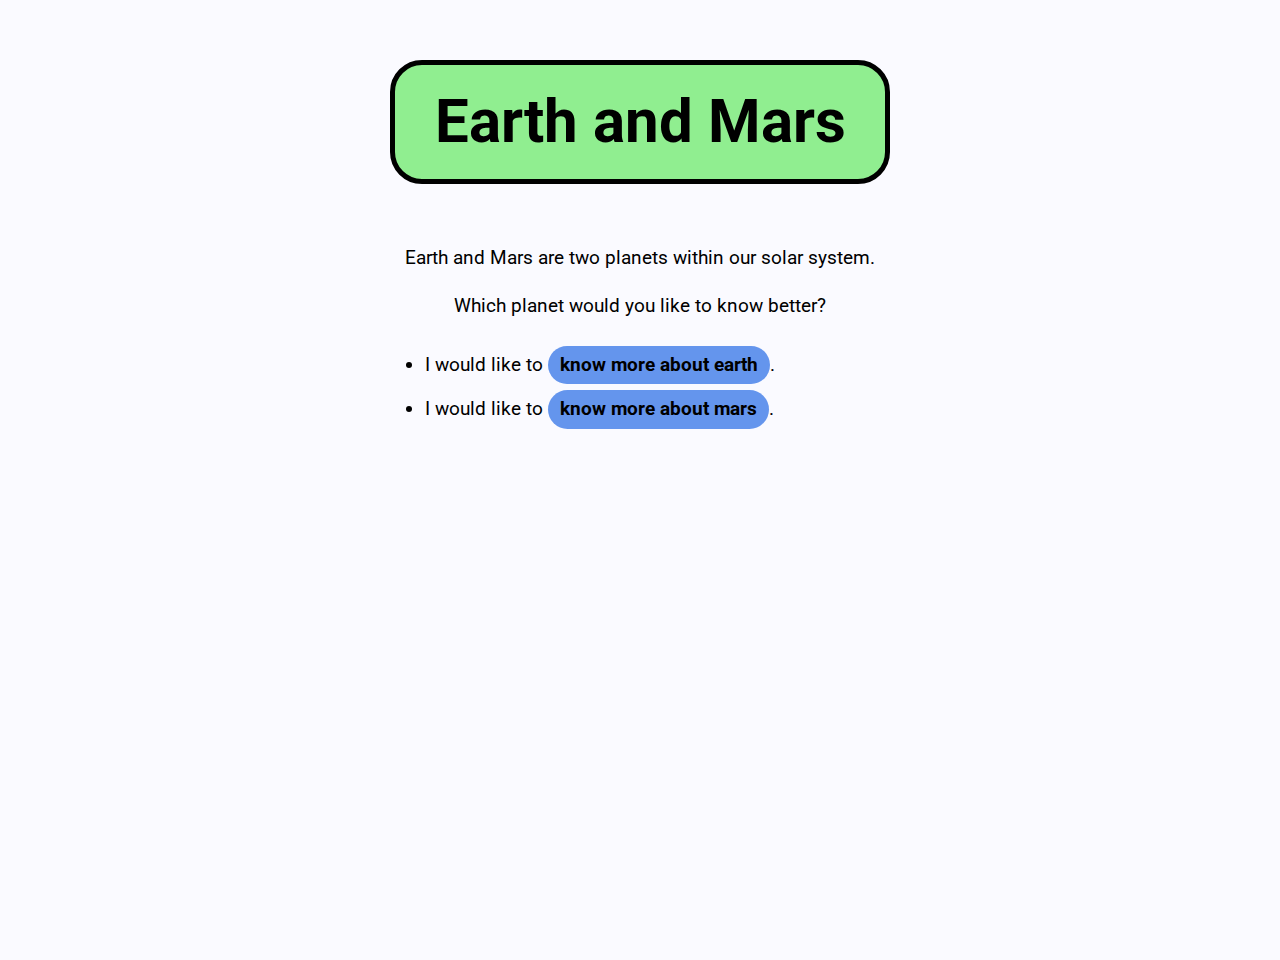
<file: index.html>
<!DOCTYPE html>
<html>
	<head>
		<meta charset="UTF-8">
		<meta name="viewport" content="width=device-width, initial-scale=1.0">
		<link rel="preconnect" href="https://fonts.googleapis.com">
		<link rel="preconnect" href="https://fonts.gstatic.com" crossorigin>
		<link href="https://fonts.googleapis.com/css2?family=Roboto:wght@400;700&display=swap" rel="stylesheet">
		<link href="styles.css" rel="stylesheet">
		<title>Earth and Mars</title>
	</head>

	<body>
		<div class="container">
			<h1>Earth and Mars</h1>
			<p class="p-home">Earth and Mars are two planets within our solar system.</p>
			<p class="p-home">Which planet would you like to know better?</p>
			<ul>
				<li>I would like to <a href="earth.html" class="btn">know more about earth</a>.</li>
				<li>I would like to <a href="mars.html" class="btn">know more about mars</a>. </li>
			</ul>
		</div> <!-- /.container -->
	</body>
</html>
</file>
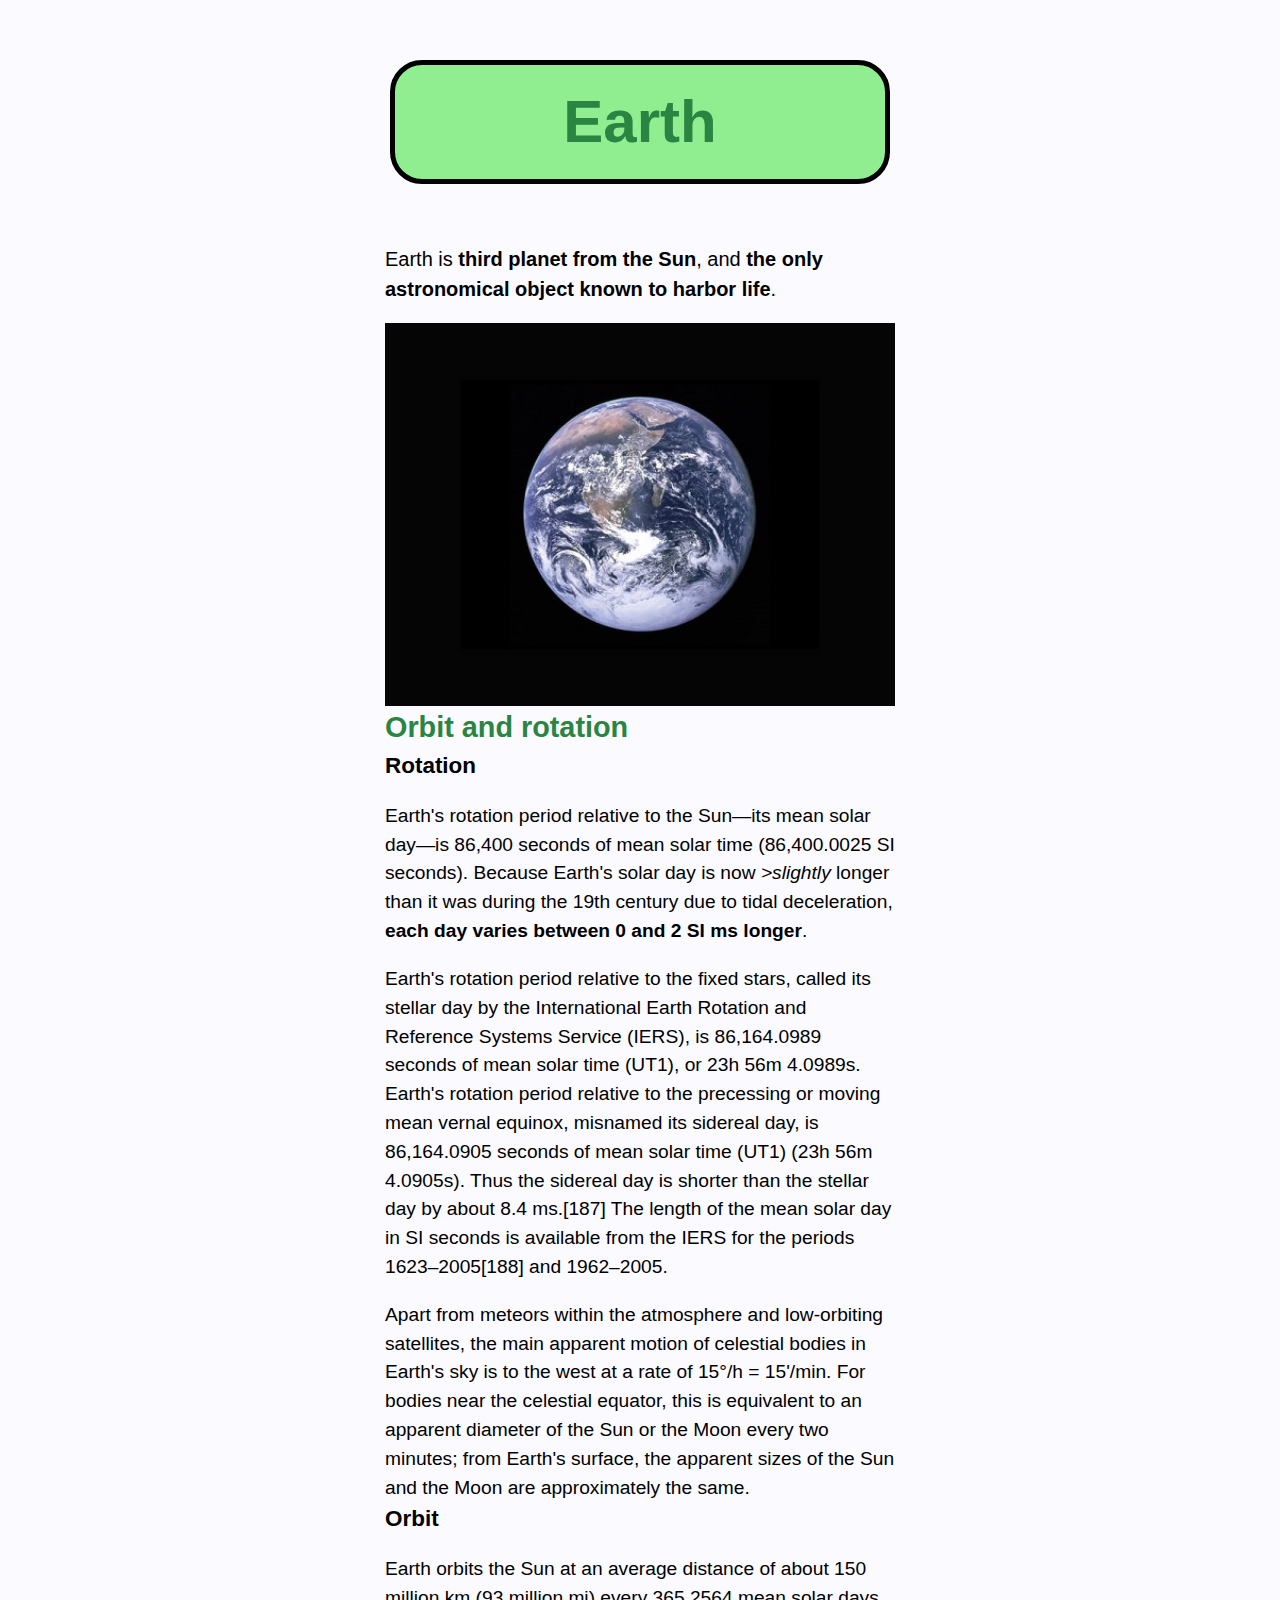
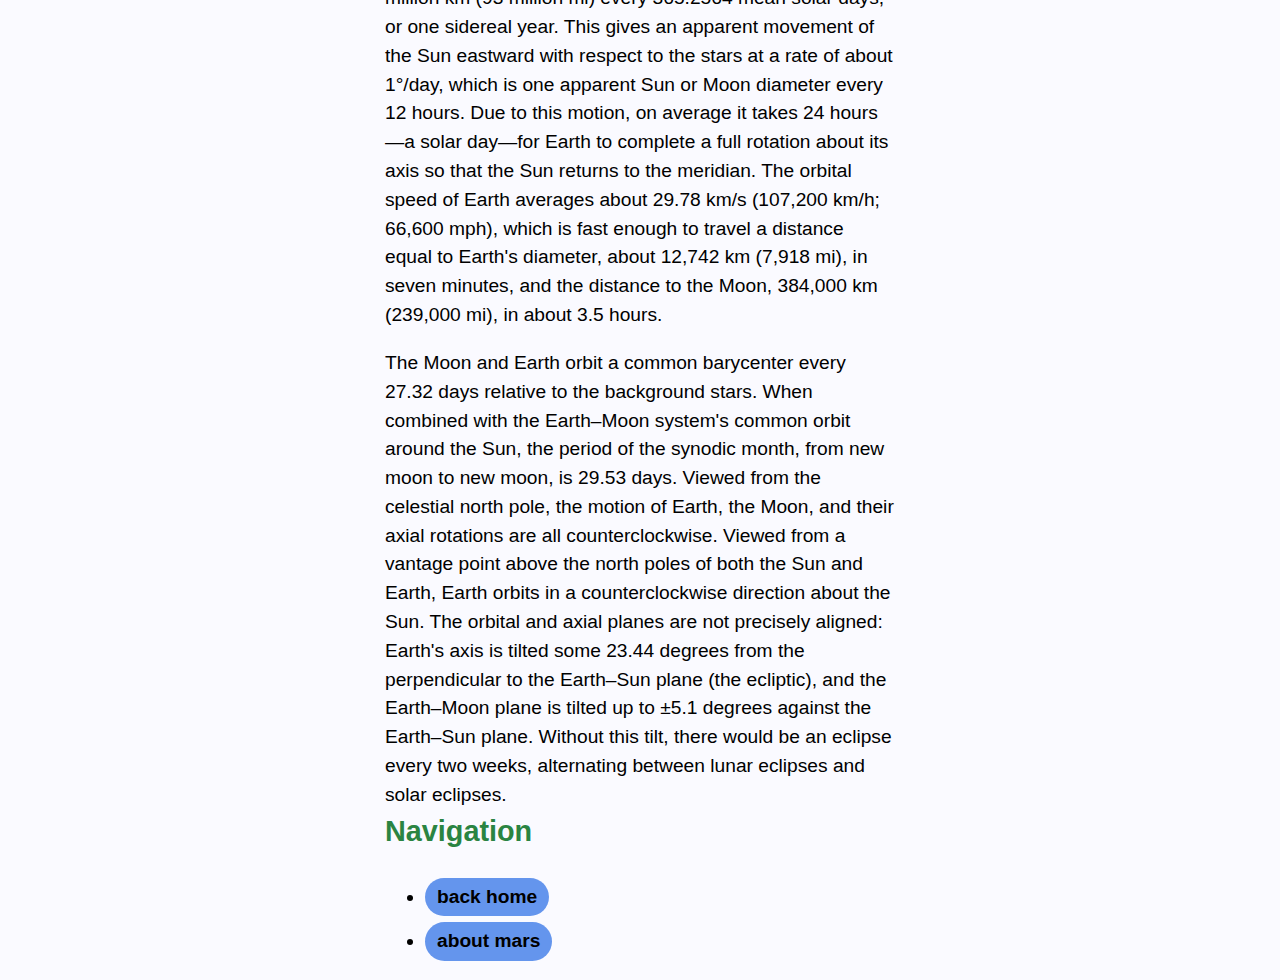
<file: earth.html>
<!DOCTYPE html>
<html>
	<head>
		<meta charset="UTF-8">
		<meta name="viewport" content="width=device-width, initial-scale=1.0">
		<link href="styles.css" rel="stylesheet">
		<title>Earth</title>
	</head>

	<body>
		<div class="container">
			<h1 class="earth-color">Earth</h1>
				<p class="intro">Earth is <strong>third planet from the Sun</strong>, and <strong>the only astronomical object known to harbor life</strong>.</p>
			
			<img src="nasa-vhSz50AaFAs-unsplash.jpg" alt="the planet earth from space">

			<h2 class="earth-color">Orbit and rotation</h2>

			<h3>Rotation</h3>
				<p>Earth's rotation period relative to the Sun—its mean solar day—is 86,400 seconds of mean solar time (86,400.0025 SI seconds). Because Earth's solar day is now <em>>slightly</em> longer than it was during the 19th century due to tidal deceleration, <strong>each day varies between 0 and 2 SI ms longer</strong>.</p>
				<p>Earth's rotation period relative to the fixed stars, called its stellar day by the International Earth Rotation and Reference Systems Service (IERS), is 86,164.0989 seconds of mean solar time (UT1), or 23h 56m 4.0989s. Earth's rotation period relative to the precessing or moving mean vernal equinox, misnamed its sidereal day, is 86,164.0905 seconds of mean solar time (UT1) (23h 56m 4.0905s). Thus the sidereal day is shorter than the stellar day by about 8.4 ms.[187] The length of the mean solar day in SI seconds is available from the IERS for the periods 1623–2005[188] and 1962–2005.</p>
				<p>Apart from meteors within the atmosphere and low-orbiting satellites, the main apparent motion of celestial bodies in Earth's sky is to the west at a rate of 15°/h = 15'/min. For bodies near the celestial equator, this is equivalent to an apparent diameter of the Sun or the Moon every two minutes; from Earth's surface, the apparent sizes of the Sun and the Moon are approximately the same.</p>

			<h3>Orbit</h3>
				<p>Earth orbits the Sun at an average distance of about 150 million km (93 million mi) every 365.2564 mean solar days, or one sidereal year. This gives an apparent movement of the Sun eastward with respect to the stars at a rate of about 1°/day, which is one apparent Sun or Moon diameter every 12 hours. Due to this motion, on average it takes 24 hours—a solar day—for Earth to complete a full rotation about its axis so that the Sun returns to the meridian. The orbital speed of Earth averages about 29.78 km/s (107,200 km/h; 66,600 mph), which is fast enough to travel a distance equal to Earth's diameter, about 12,742 km (7,918 mi), in seven minutes, and the distance to the Moon, 384,000 km (239,000 mi), in about 3.5 hours.</p>
				<p>The Moon and Earth orbit a common barycenter every 27.32 days relative to the background stars. When combined with the Earth–Moon system's common orbit around the Sun, the period of the synodic month, from new moon to new moon, is 29.53 days. Viewed from the celestial north pole, the motion of Earth, the Moon, and their axial rotations are all counterclockwise. Viewed from a vantage point above the north poles of both the Sun and Earth, Earth orbits in a counterclockwise direction about the Sun. The orbital and axial planes are not precisely aligned: Earth's axis is tilted some 23.44 degrees from the perpendicular to the Earth–Sun plane (the ecliptic), and the Earth–Moon plane is tilted up to ±5.1 degrees against the Earth–Sun plane. Without this tilt, there would be an eclipse every two weeks, alternating between lunar eclipses and solar eclipses.</p>

			<h2 class="earth-color">Navigation</h2>
				<ul>
					<li><a href="index.html" class="btn">back home</a></li>
					<li><a href="mars.html" class="btn">about mars</a></li>
				</ul>
		</div> <!-- /container -->
	</body>
</html>
</file>
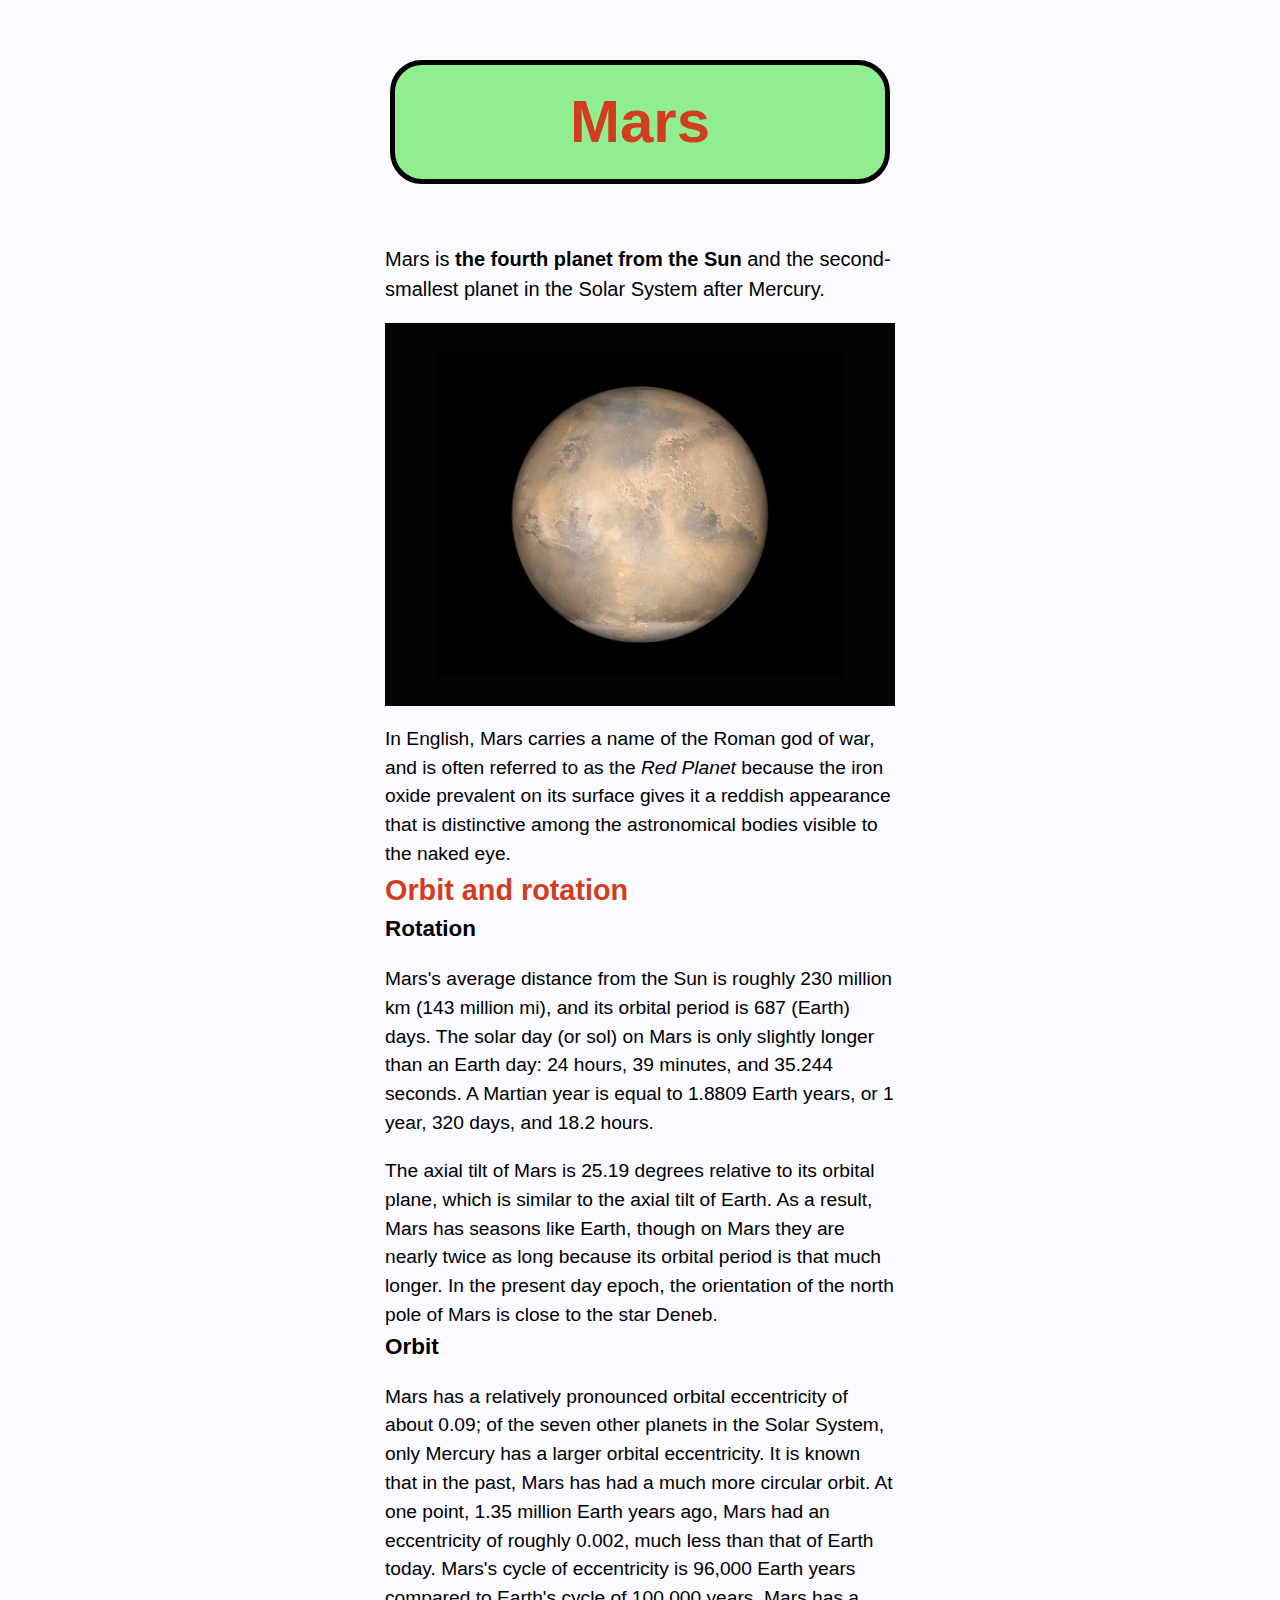
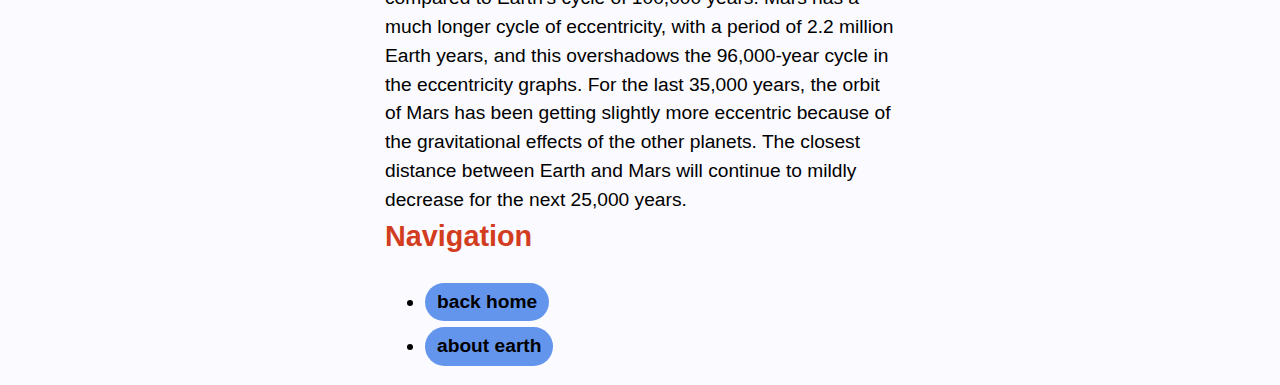
<file: mars.html>
<!DOCTYPE html>
<html>
	<head>
		<meta charset="UTF-8">
		<meta name="viewport" content="width=device-width, initial-scale=1.0">
		<link href="styles.css" rel="stylesheet">
		<title>Mars</title>
	</head>

	<body>
		<div class="container">
			<h1 class="mars-color">Mars</h1>
			<p class="intro">Mars is <strong>the fourth planet from the Sun</strong> and the second-smallest planet in the Solar System after Mercury.</p>
			
			<img src="nasa-N3BQHYOVq5E-unsplash.jpg" alt="mars">

			<p>In English, Mars carries a name of the Roman god of war, and is often referred to as the <em>Red Planet</em> because the iron oxide prevalent on its surface gives it a reddish appearance that is distinctive among the astronomical bodies visible to the naked eye.</p>

			<h2 class="mars-color">Orbit and rotation</h2>

			<h3>Rotation</h3>
			<p>Mars's average distance from the Sun is roughly 230 million km (143 million mi), and its orbital period is 687 (Earth) days. The solar day (or sol) on Mars is only slightly longer than an Earth day: 24 hours, 39 minutes, and 35.244 seconds. A Martian year is equal to 1.8809 Earth years, or 1 year, 320 days, and 18.2 hours.</p>
			<p>The axial tilt of Mars is 25.19 degrees relative to its orbital plane, which is similar to the axial tilt of Earth. As a result, Mars has seasons like Earth, though on Mars they are nearly twice as long because its orbital period is that much longer. In the present day epoch, the orientation of the north pole of Mars is close to the star Deneb.</p>

			<h3>Orbit</h3>
			<p>Mars has a relatively pronounced orbital eccentricity of about 0.09; of the seven other planets in the Solar System, only Mercury has a larger orbital eccentricity. It is known that in the past, Mars has had a much more circular orbit. At one point, 1.35 million Earth years ago, Mars had an eccentricity of roughly 0.002, much less than that of Earth today. Mars's cycle of eccentricity is 96,000 Earth years compared to Earth's cycle of 100,000 years. Mars has a much longer cycle of eccentricity, with a period of 2.2 million Earth years, and this overshadows the 96,000-year cycle in the eccentricity graphs. For the last 35,000 years, the orbit of Mars has been getting slightly more eccentric because of the gravitational effects of the other planets. The closest distance between Earth and Mars will continue to mildly decrease for the next 25,000 years.</p>
			
			<h2 class="mars-color">Navigation</h2>
			<ul>
				<li><a href="index.html" class="btn">back home</a></li>
				<li><a href="earth.html" class="btn">about earth</a></li>
			</ul>
		</div>
	</body>
</html>
</file>
<file: styles.css>
/* Box sizing */
html {
  box-sizing: border-box;
}

*,
*:before,
*:after {
  box-sizing: inherit;
}

/* Reset margins */
body,
h1,
h2,
h3,
h4,
h5,
p,
figure,
picture {
	margin: 0;
}

/* set up the body */
body {
	line-height: 1.5;
	min-height: 100vh; /* prevents any short pages from being an issue */
}

/* make images easier to work with */
img,
picture {
	max-width: 100%;
	display: block; /* helps us deal with spacing issues */
}

/* make form elements easier to work with */
input,
button,
textarea,
select {
	font: inherit;
}

/* remove animations for people who've turned them off */
@media (prefers-reduced-motion: reduce) {  
  *,
  *::before,
  *::after {
    animation-duration: 0.01ms !important;
    animation-iteration-count: 1 !important;
    transition-duration: 0.01ms !important;
    scroll-behavior: auto !important;
  }
}

body {
	/* border: 5px solid red; */
	background: hsl(240, 100%, 99%);
	font-family: 'Roboto', sans-serif;
	font-size: 1.2rem;
	/* margin-left: 25px; */
	margin: 0;
}

h1 {
	background: lightgreen;
	max-width: 500px;
	margin: 1em auto;
	padding: .2em 0;
	border: 5px solid black;
	border-radius: 2rem;
	text-align: center;
	font-size: 3.75rem;
}

img {
	width: 100%;
	margin-top: 1em;
}

p {
	margin-top: 1em;
}

.container {
	/* border: 5px solid red; */
	max-width: 510px;
	margin: 0 auto;
}

.p-home {
    text-align: center;
}

/* h1 and h2 color */

.mars-color {
	color: #d33d1f;
}

.earth-color {
	color: #2a8442;
}

/* opening p */

.intro {
	font-size: 1.25rem;
}

/* buttons */

.btn {
	display: inline-block;
	background: cornflowerblue;
	color: #000;
	padding: .25em .625em;
	margin-top: .3125em;
	font-weight: 700;
	text-decoration: none;
	border-radius: 50px;
	transition: transform 250ms ease-in-out;
}

.btn:hover,
.btn:focus-visible {
	color: bisque;
	outline-offset: .5rem;
	transform: scale(1.05)
}

.btn:active {
	color: red;
}
</file>
